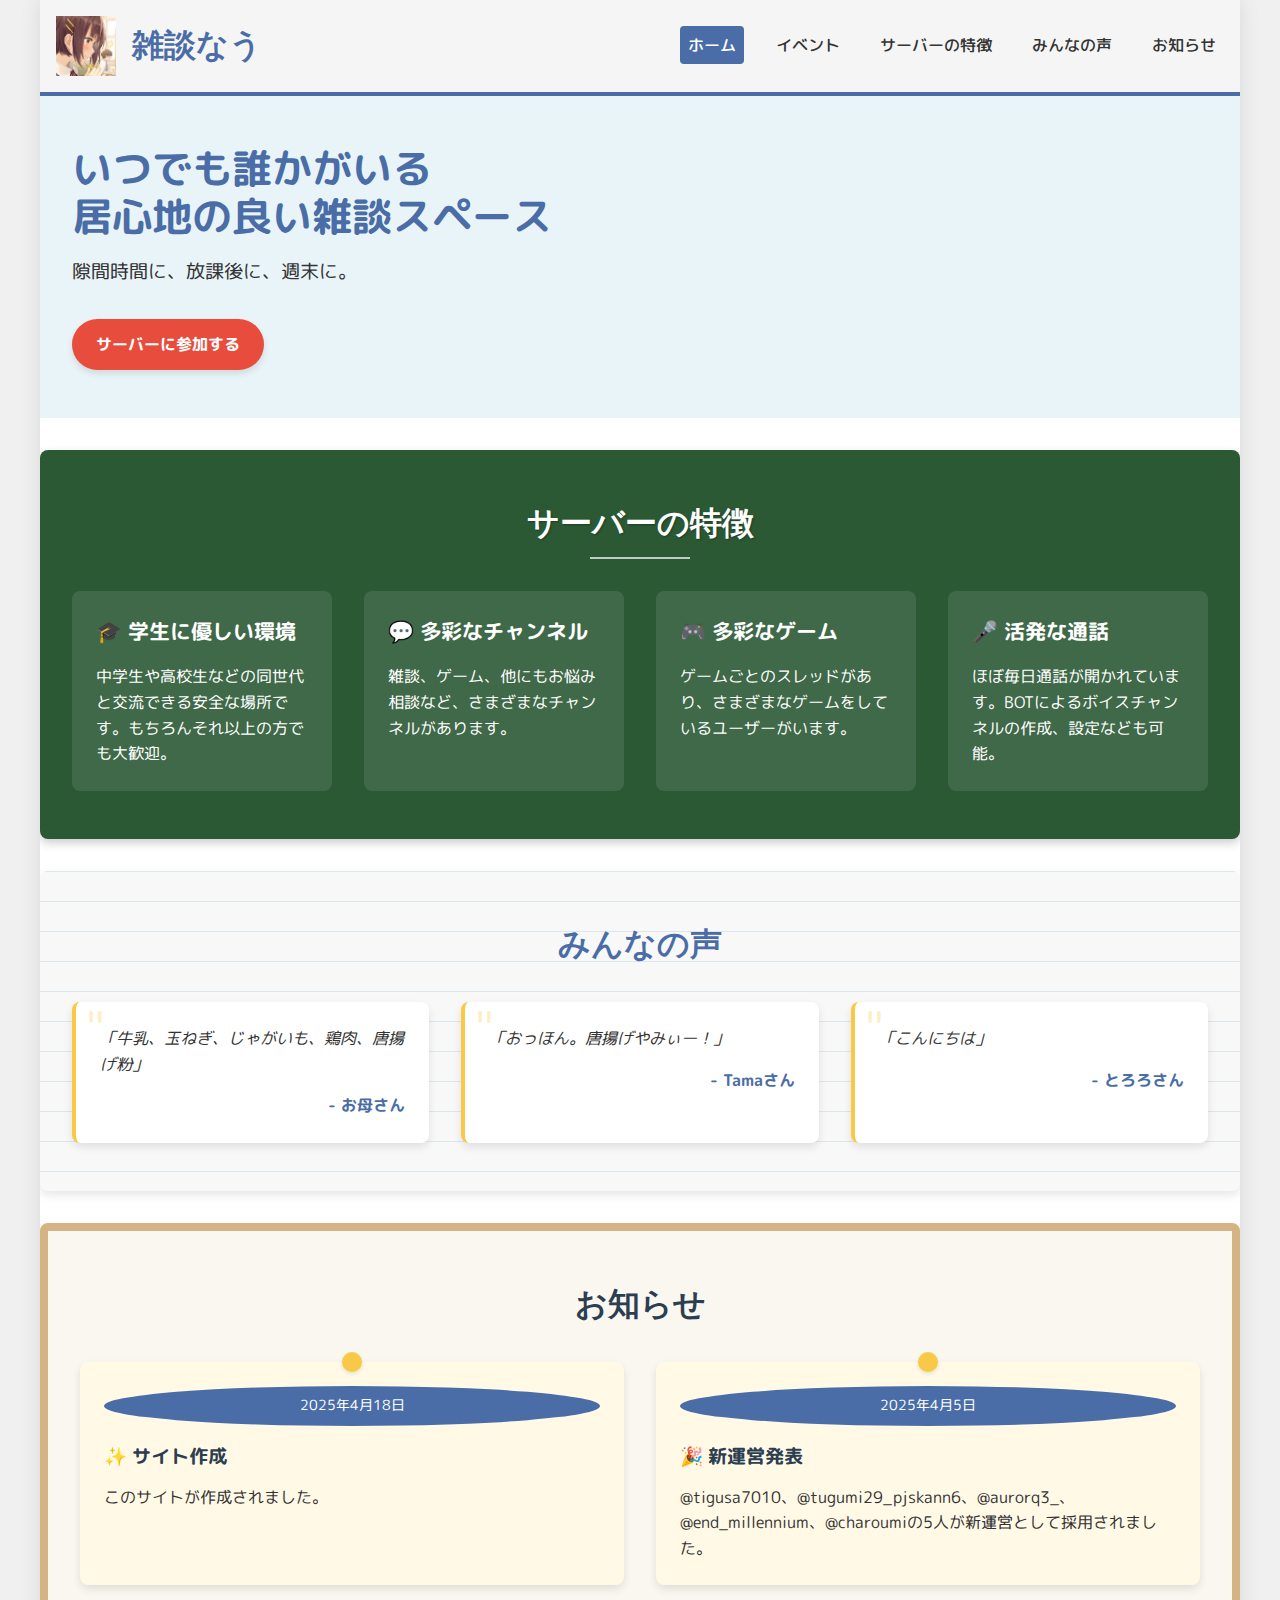
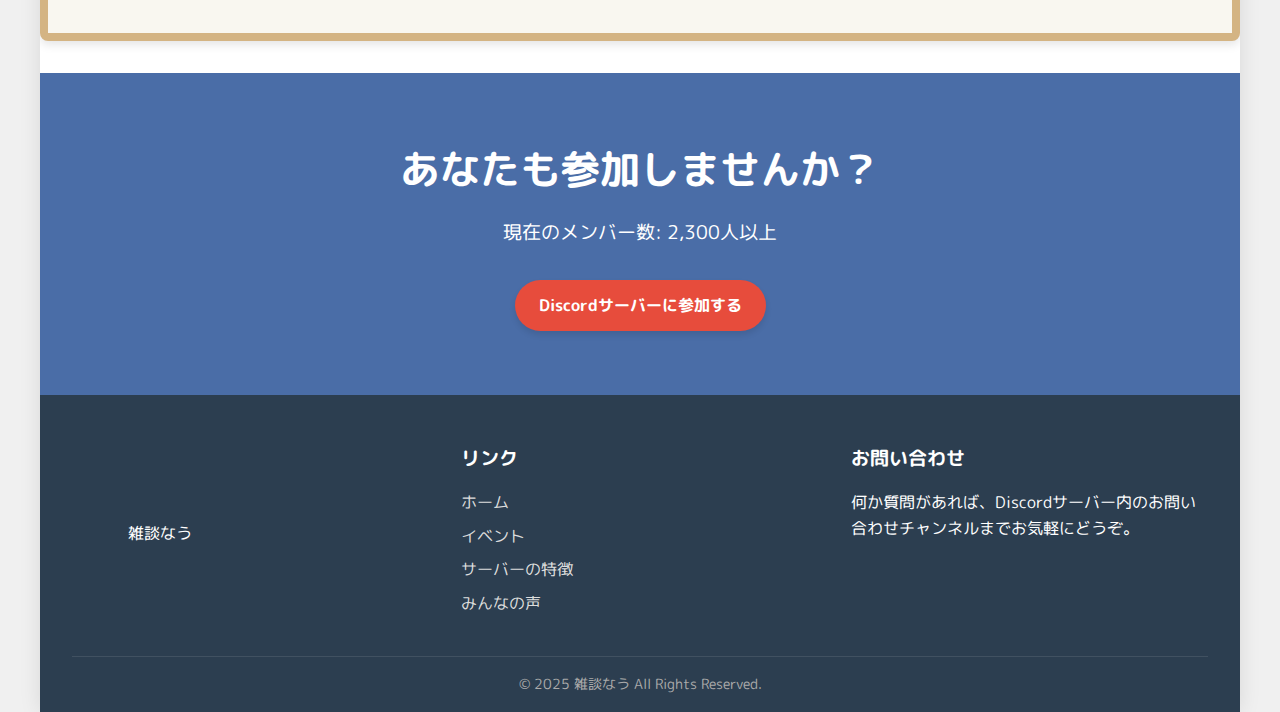
<file: index.html>
<!DOCTYPE html>
<html lang="ja">
<head>
    <meta charset="UTF-8">
    <meta name="viewport" content="width=device-width, initial-scale=1.0">
    <title>雑談なう</title>
    <link rel="preconnect" href="https://fonts.googleapis.com">
    <link rel="preconnect" href="https://fonts.gstatic.com" crossorigin>
    <link href="https://fonts.googleapis.com/css2?family=Kosugi+Maru&family=M+PLUS+Rounded+1c:wght@300;400;700&display=swap" rel="stylesheet">
    <link rel="stylesheet" href="styles.css">
</head>
<body>
    <div class="classroom">
        <header>
            <div class="logo-container">
                <img src="logo.png" alt="雑談なう" class="logo">
                <h1>雑談なう</h1>
            </div>
            <nav>
                <ul>
                    <li><a href="index.html" class="active">ホーム</a></li>
                    <li><a href="events.html">イベント</a></li>
                    <li><a href="#features">サーバーの特徴</a></li>
                    <li><a href="#testimonials">みんなの声</a></li>
                    <li><a href="#announcements">お知らせ</a></li>
                </ul>
            </nav>
        </header>

        <main>
            <section class="hero">
                <div class="hero-content">
                    <h2>いつでも誰かがいる<br>居心地の良い雑談スペース</h2>
                    <p>隙間時間に、放課後に、週末に。</p>
                    <a href="https://discord.gg/zatsudan-nownow" class="join-button">サーバーに参加する</a>
                </div>
            </section>

            <section id="features" class="blackboard-section">
                <h2 class="chalk-title">サーバーの特徴</h2>
                <div class="chalk-content">
                    <div class="feature">
                        <h3>🎓 学生に優しい環境</h3>
                        <p>中学生や高校生などの同世代と交流できる安全な場所です。もちろんそれ以上の方でも大歓迎。</p>
                    </div>
                    <div class="feature">
                        <h3>💬 多彩なチャンネル</h3>
                        <p>雑談、ゲーム、他にもお悩み相談など、さまざまなチャンネルがあります。</p>
                    </div>
                    <div class="feature">
                        <h3>🎮 多彩なゲーム</h3>
                        <p>ゲームごとのスレッドがあり、さまざまなゲームをしているユーザーがいます。</p>
                    </div>
                    <div class="feature">
                        <h3>🎤 活発な通話</h3>
                        <p>ほぼ毎日通話が開かれています。BOTによるボイスチャンネルの作成、設定なども可能。</p>
                    </div>
                </div>
            </section>

            <section id="testimonials" class="notebook-section">
                <h2>みんなの声</h2>
                <div class="testimonials-container">
                    <div class="testimonial">
                        <p>「牛乳、玉ねぎ、じゃがいも、鶏肉、唐揚げ粉」</p>
                        <span class="author">- お母さん</span>
                    </div>
                    <div class="testimonial">
                        <p>「おっほん。唐揚げやみぃー！」</p>
                        <span class="author">- Tamaさん</span>
                    </div>
                    <div class="testimonial">
                        <p>「こんにちは」</p>
                        <span class="author">- とろろさん</span>
                    </div>
                </div>
            </section>

            <section id="announcements" class="bulletin-board">
                <h2>お知らせ</h2>
                <div class="announcements-container">
                    <div class="announcement">
                        <div class="date">2025年4月18日</div>
                        <h3>✨ サイト作成</h3>
                        <p>このサイトが作成されました。</p>
                    </div>
                    <div class="announcement">
                        <div class="date">2025年4月5日</div>
                        <h3>🎉 新運営発表</h3>
                        <p>@tigusa7010、@tugumi29_pjskann6、@aurorq3_、@end_millennium、@charoumiの5人が新運営として採用されました。</p>
                    </div>
                </div>
            </section>

            <section class="join-section">
                <div class="join-container">
                    <h2>あなたも参加しませんか？</h2>
                    <p>現在のメンバー数: 2,300人以上</p>
                    <a href="https://discord.gg/zatsudan" class="join-button">Discordサーバーに参加する</a>
                </div>
            </section>
        </main>

        <footer>
            <div class="footer-content">
                <div class="footer-logo">
                    <img src="logo.png" alt="雑談なうロゴ" class="logo-small">
                    <p>雑談なう</p>
                </div>
                <div class="footer-links">
                    <h3>リンク</h3>
                    <ul>
                        <li><a href="index.html">ホーム</a></li>
                        <li><a href="events.html">イベント</a></li>
                        <li><a href="#features">サーバーの特徴</a></li>
                        <li><a href="#testimonials">みんなの声</a></li>
                    </ul>
                </div>
                <div class="footer-contact">
                    <h3>お問い合わせ</h3>
                    <p>何か質問があれば、Discordサーバー内のお問い合わせチャンネルまでお気軽にどうぞ。</p>
                </div>
            </div>
            <div class="copyright">
                <p>&copy; 2025 雑談なう All Rights Reserved.</p>
            </div>
        </footer>
    </div>

    <script src="script.js"></script>
</body>
</html>
</file>
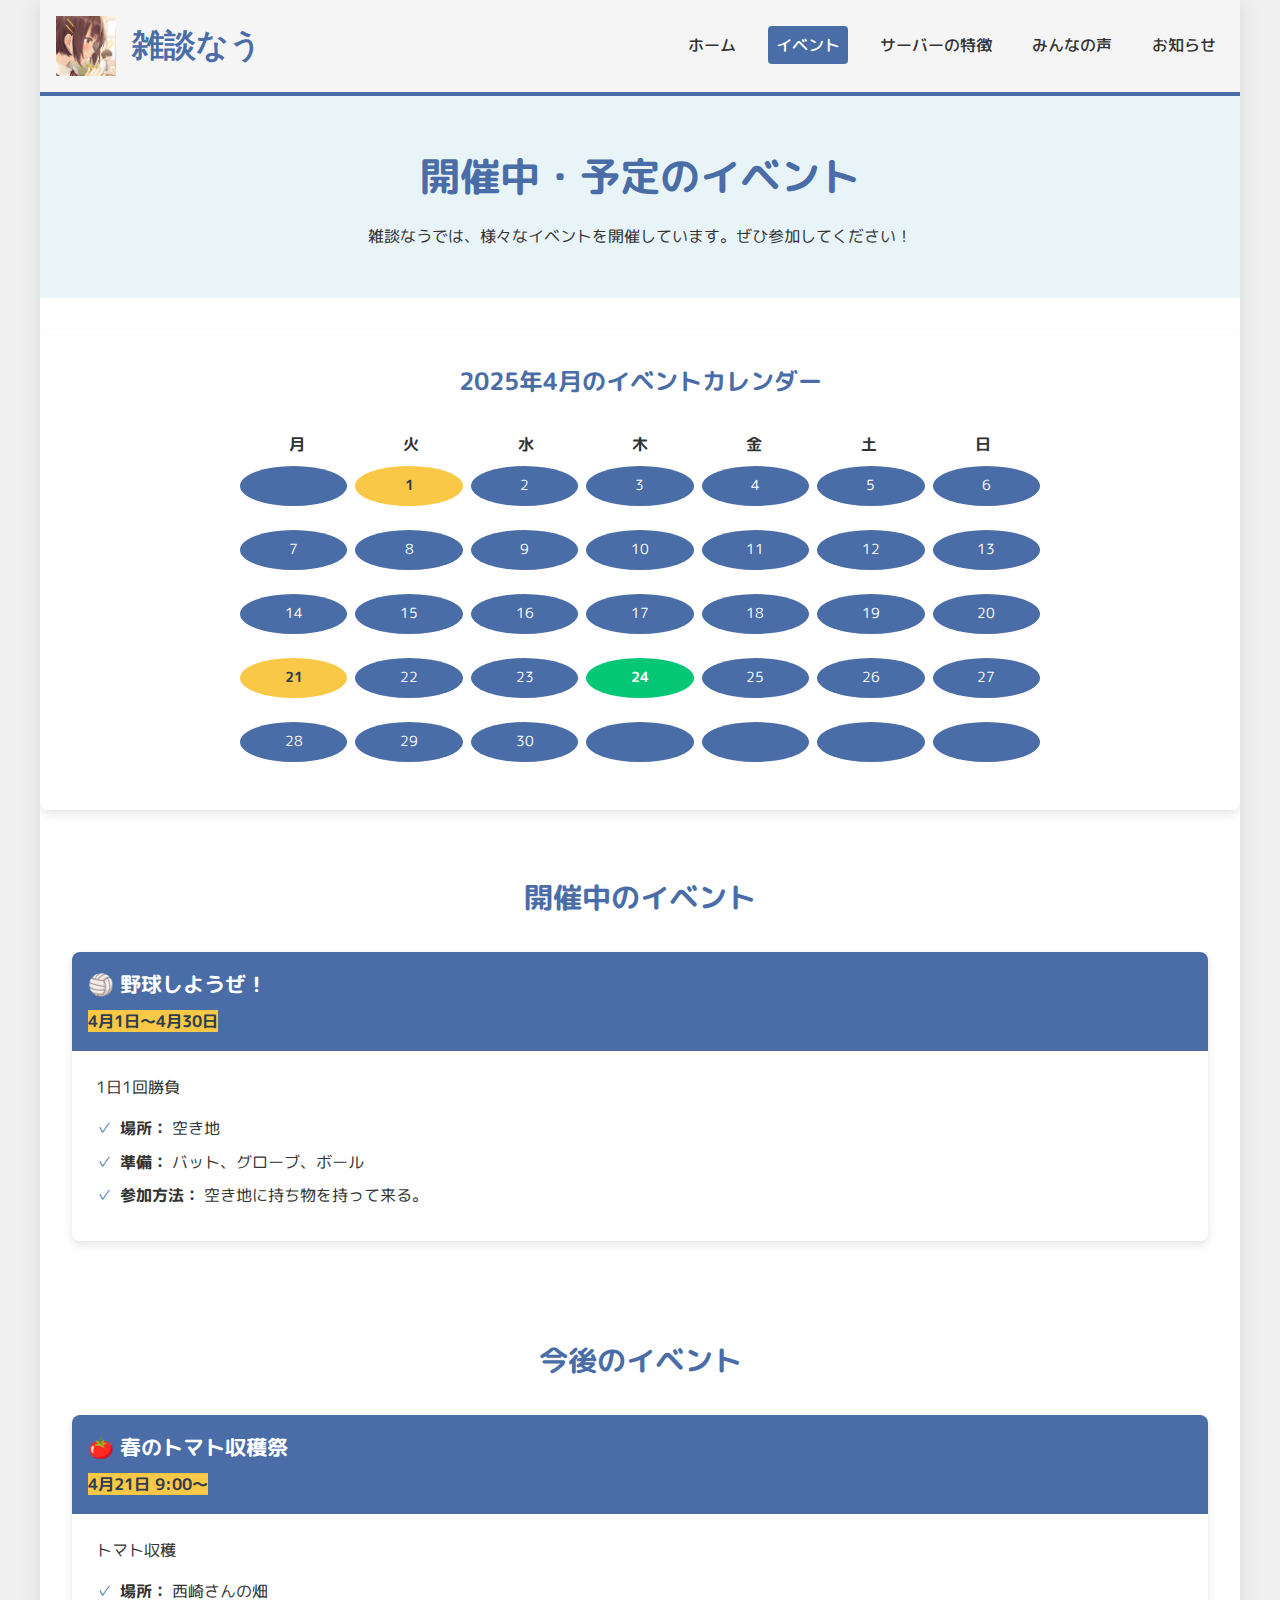
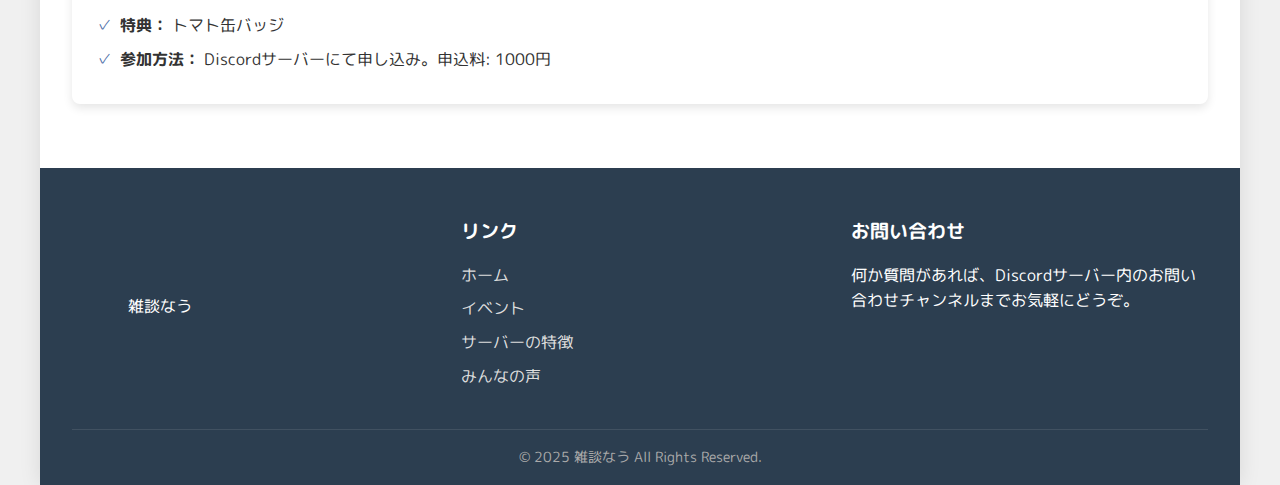
<file: events.html>
<!DOCTYPE html>
<html lang="ja">
<head>
    <meta charset="UTF-8">
    <meta name="viewport" content="width=device-width, initial-scale=1.0">
    <title>雑談なう - イベント情報</title>
    <link rel="preconnect" href="https://fonts.googleapis.com">
    <link rel="preconnect" href="https://fonts.gstatic.com" crossorigin>
    <link href="https://fonts.googleapis.com/css2?family=Kosugi+Maru&family=M+PLUS+Rounded+1c:wght@300;400;700&display=swap" rel="stylesheet">
    <link rel="stylesheet" href="styles.css">
</head>
<body>
    <div class="classroom">
        <header>
            <div class="logo-container">
                <img src="logo.png" alt="雑談なう" class="logo">
                <h1>雑談なう</h1>
            </div>
            <nav>
                <ul>
                    <li><a href="index.html">ホーム</a></li>
                    <li><a href="events.html" class="active">イベント</a></li>
                    <li><a href="index.html#features">サーバーの特徴</a></li>
                    <li><a href="index.html#testimonials">みんなの声</a></li>
                    <li><a href="index.html#announcements">お知らせ</a></li>
                </ul>
            </nav>
        </header>

        <main>
            <section class="page-title">
                <h2>開催中・予定のイベント</h2>
                <p>雑談なうでは、様々なイベントを開催しています。ぜひ参加してください！</p>
            </section>

            <section class="events-calendar">
                <div class="calendar-header">
                    <h3>2025年4月のイベントカレンダー</h3>
                </div>
                <div class="calendar-grid">
                    <div class="calendar-days">
                        <div>月</div>
                        <div>火</div>
                        <div>水</div>
                        <div>木</div>
                        <div>金</div>
                        <div>土</div>
                        <div>日</div>
                    </div>
                    <div class="calendar-dates">
                        <div class="date"></div>
                        <div class="date event-date" data-event="野球しようぜ！">1</div>
                        <div class="date">2</div>
                        <div class="date">3</div>
                        <div class="date">4</div>
                        <div class="date">5</div>
                        <div class="date">6</div>
                        <div class="date">7</div>
                        <div class="date">8</div>
                        <div class="date">9</div>
                        <div class="date">10</div>
                        <div class="date">11</div>
                        <div class="date">12</div>
                        <div class="date">13</div>
                        <div class="date">14</div>
                        <div class="date">15</div>
                        <div class="date">16</div>
                        <div class="date">17</div>
                        <div class="date">18</div>
                        <div class="date">19</div>
                        <div class="date">20</div>
                        <div class="date event-date" data-event="春のトマト収穫祭">21</div>
                        <div class="date">22</div>
                        <div class="date">23</div>
                        <div class="date">24</div>
                        <div class="date">25</div>
                        <div class="date">26</div>
                        <div class="date">27</div>
                        <div class="date">28</div>
                        <div class="date">29</div>
                        <div class="date">30</div>
                        <div class="date"></div>
                        <div class="date"></div>
                        <div class="date"></div>
                        <div class="date"></div>
                    </div>
                </div>
            </section>

            <section class="current-events">
                <h3>開催中のイベント</h3>
                <div class="events-container">
                    <div class="event-card">
                        <div class="event-header">
                            <h4>🏐 野球しようぜ！</h4>
                            <span class="event-date">4月1日〜4月30日</span>
                        </div>
                        <div class="event-content">
                            <p>1日1回勝負</p>
                            <ul class="event-details">
                                <li><strong>場所：</strong> 空き地</li>
                                <li><strong>準備：</strong> バット、グローブ、ボール</li>
                                <li><strong>参加方法：</strong> 空き地に持ち物を持って来る。</li>
                            </ul>
                        </div>
                    </div>
                </div>
            </section>

            <section class="upcoming-events">
                <h3>今後のイベント</h3>
                <div class="events-container">
                    <div class="event-card">
                        <div class="event-header">
                            <h4>🍅 春のトマト収穫祭</h4>
                            <span class="event-date">4月21日 9:00〜</span>
                        </div>
                        <div class="event-content">
                            <p>トマト収穫</p>
                            <ul class="event-details">
                                <li><strong>場所：</strong> 西崎さんの畑</li>
                                <li><strong>特典：</strong> トマト缶バッジ</li>
                                <li><strong>参加方法：</strong> Discordサーバーにて申し込み。申込料: 1000円</li>
                            </ul>
                        </div>
                    </div>
                </div>
            </section>
        </main>

        <footer>
            <div class="footer-content">
                <div class="footer-logo">
                    <img src="logo.png" alt="雑談なうロゴ" class="logo-small">
                    <p>雑談なう</p>
                </div>
                <div class="footer-links">
                    <h3>リンク</h3>
                    <ul>
                        <li><a href="index.html">ホーム</a></li>
                        <li><a href="events.html">イベント</a></li>
                        <li><a href="index.html#features">サーバーの特徴</a></li>
                        <li><a href="index.html#testimonials">みんなの声</a></li>
                    </ul>
                </div>
                <div class="footer-contact">
                    <h3>お問い合わせ</h3>
                    <p>何か質問があれば、Discordサーバー内のお問い合わせチャンネルまでお気軽にどうぞ。</p>
                </div>
            </div>
            <div class="copyright">
                <p>&copy; 2025 雑談なう All Rights Reserved.</p>
            </div>
        </footer>
    </div>

    <script src="script.js"></script>
</body>
</html>
</file>
<file: styles.css>
:root {
    --primary-color: #4a6da7;
    --secondary-color: #f9c846;
    --accent-color: #e74c3c;
    --text-color: #333;
    --light-color: #f5f5f5;
    --dark-color: #2c3e50;
    --blackboard-color: #2a5934;
    --chalk-color: #ffffff;
    --notebook-color: #f8f8f8;
    --notebook-line: #c1d6e3;
}

* {
    margin: 0;
    padding: 0;
    box-sizing: border-box;
}

body {
    font-family: 'M PLUS Rounded 1c', sans-serif;
    color: var(--text-color);
    background-color: #f0f0f0;
    line-height: 1.6;
}

.classroom {
    max-width: 1200px;
    margin: 0 auto;
    background-color: white;
    box-shadow: 0 0 20px rgba(0, 0, 0, 0.1);
    position: relative;
    overflow: hidden;
}

header {
    background-color: var(--light-color);
    padding: 1rem;
    display: flex;
    justify-content: space-between;
    align-items: center;
    border-bottom: 4px solid var(--primary-color);
}

.logo-container {
    display: flex;
    align-items: center;
}

.logo {
    width: 60px;
    height: 60px;
    margin-right: 1rem;
}

h1 {
    font-family: 'Kosugi Maru', sans-serif;
    color: var(--primary-color);
    font-size: 2rem;
}

nav ul {
    display: flex;
    list-style: none;
}

nav ul li {
    margin-left: 1.5rem;
}

nav ul li a {
    text-decoration: none;
    color: var(--text-color);
    font-weight: 500;
    padding: 0.5rem;
    border-radius: 4px;
    transition: all 0.3s ease;
}

nav ul li a:hover {
    background-color: var(--primary-color);
    color: white;
}

nav ul li a.active {
    background-color: var(--primary-color);
    color: white;
}

.hero {
    display: flex;
    padding: 3rem 2rem;
    background-color: #e8f4f8;
    position: relative;
    overflow: hidden;
}

.hero::before {
    content: '';
    position: absolute;
    top: 0;
    left: 0;
    width: 100%;
    height: 100%;
    background-image: url('data:image/svg+xml;utf8,<svg xmlns="http://www.w3.org/2000/svg" width="100" height="100" viewBox="0 0 100 100"><rect width="100" height="100" fill="none"/><path d="M0,0 L100,100 M100,0 L0,100" stroke="rgba(0,0,0,0.03)" stroke-width="1"/></svg>');
    background-size: 20px 20px;
    opacity: 0.5;
}

.hero-content {
    flex: 1;
    z-index: 1;
}

.hero-content h2 {
    font-size: 2.5rem;
    margin-bottom: 1rem;
    color: var(--primary-color);
    line-height: 1.2;
}

.hero-content p {
    font-size: 1.2rem;
    margin-bottom: 2rem;
}

.join-button {
    display: inline-block;
    background-color: var(--accent-color);
    color: white;
    padding: 0.8rem 1.5rem;
    border-radius: 30px;
    text-decoration: none;
    font-weight: bold;
    transition: all 0.3s ease;
    box-shadow: 0 4px 6px rgba(0, 0, 0, 0.1);
}

.join-button:hover {
    background-color: #c0392b;
    transform: translateY(-2px);
    box-shadow: 0 6px 8px rgba(0, 0, 0, 0.15);
}

.blackboard-section {
    background-color: var(--blackboard-color);
    color: var(--chalk-color);
    padding: 3rem 2rem;
    margin: 2rem 0;
    border-radius: 8px;
    box-shadow: 0 4px 10px rgba(0, 0, 0, 0.2);
    position: relative;
}

.blackboard-section::before {
    content: '';
    position: absolute;
    top: 0;
    left: 0;
    width: 100%;
    height: 100%;
    background-image: url('data:image/svg+xml;utf8,<svg xmlns="http://www.w3.org/2000/svg" width="100" height="100" viewBox="0 0 100 100"><rect width="100" height="100" fill="none"/><path d="M0,0 L100,100 M100,0 L0,100" stroke="rgba(255,255,255,0.05)" stroke-width="1"/></svg>');
    background-size: 20px 20px;
    opacity: 0.5;
    border-radius: 8px;
}

.chalk-title {
    font-family: 'Kosugi Maru', sans-serif;
    font-size: 2rem;
    margin-bottom: 2rem;
    text-align: center;
    text-shadow: 1px 1px 2px rgba(0, 0, 0, 0.3);
    position: relative;
}

.chalk-title::after {
    content: '';
    display: block;
    width: 100px;
    height: 2px;
    background-color: var(--chalk-color);
    margin: 0.5rem auto;
    opacity: 0.7;
}

.chalk-content {
    display: grid;
    grid-template-columns: repeat(auto-fit, minmax(250px, 1fr));
    gap: 2rem;
    position: relative;
    z-index: 1;
}

.feature {
    background-color: rgba(255, 255, 255, 0.1);
    padding: 1.5rem;
    border-radius: 8px;
    transition: all 0.3s ease;
}

.feature:hover {
    transform: translateY(-5px);
    box-shadow: 0 5px 15px rgba(0, 0, 0, 0.2);
}

.feature h3 {
    font-size: 1.3rem;
    margin-bottom: 1rem;
}

/* ノートブックセクション */
.notebook-section {
    padding: 3rem 2rem;
    margin: 2rem 0;
    background-color: var(--notebook-color);
    border-radius: 8px;
    box-shadow: 0 4px 10px rgba(0, 0, 0, 0.1);
    position: relative;
}

.notebook-section::before {
    content: '';
    position: absolute;
    top: 0;
    left: 0;
    width: 100%;
    height: 100%;
    background-image: linear-gradient(var(--notebook-line) 1px, transparent 1px);
    background-size: 100% 30px;
    opacity: 0.5;
    border-radius: 8px;
}

.notebook-section h2 {
    font-family: 'Kosugi Maru', sans-serif;
    font-size: 2rem;
    margin-bottom: 2rem;
    text-align: center;
    color: var(--primary-color);
    position: relative;
    z-index: 1;
}

.testimonials-container {
    display: grid;
    grid-template-columns: repeat(auto-fit, minmax(300px, 1fr));
    gap: 2rem;
    position: relative;
    z-index: 1;
}

.testimonial {
    background-color: white;
    padding: 1.5rem;
    border-radius: 8px;
    box-shadow: 0 4px 8px rgba(0, 0, 0, 0.1);
    border-left: 4px solid var(--secondary-color);
    position: relative;
}

.testimonial::before {
    content: '"';
    position: absolute;
    top: -10px;
    left: 10px;
    font-size: 3rem;
    color: var(--secondary-color);
    opacity: 0.3;
}

.testimonial p {
    margin-bottom: 1rem;
    font-style: italic;
}

.author {
    display: block;
    text-align: right;
    font-weight: bold;
    color: var(--primary-color);
}

.bulletin-board {
    padding: 3rem 2rem;
    margin: 2rem 0;
    background-color: #f9f7f0;
    border-radius: 8px;
    box-shadow: 0 4px 10px rgba(0, 0, 0, 0.1);
    border: 8px solid #d4b483;
    position: relative;
}

.bulletin-board h2 {
    font-family: 'Kosugi Maru', sans-serif;
    font-size: 2rem;
    margin-bottom: 2rem;
    text-align: center;
    color: var(--dark-color);
}

.announcements-container {
    display: grid;
    grid-template-columns: repeat(auto-fit, minmax(300px, 1fr));
    gap: 2rem;
}

.announcement {
    background-color: #fff9e6;
    padding: 1.5rem;
    border-radius: 8px;
    box-shadow: 0 4px 8px rgba(0, 0, 0, 0.1);
    position: relative;
}

.announcement::before {
    content: '';
    position: absolute;
    top: -10px;
    left: 50%;
    transform: translateX(-50%);
    width: 20px;
    height: 20px;
    background-color: var(--secondary-color);
    border-radius: 50%;
    box-shadow: 0 2px 4px rgba(0, 0, 0, 0.1);
}

.date {
    display: inline-block;
    background-color: var(--primary-color);
    color: white;
    padding: 0.3rem 0.8rem;
    border-radius: 20px;
    font-size: 0.9rem;
    margin-bottom: 1rem;
}

.announcement h3 {
    margin-bottom: 0.8rem;
    color: var(--dark-color);
}

.join-section {
    padding: 4rem 2rem;
    background-color: var(--primary-color);
    color: white;
    text-align: center;
}

.join-container {
    max-width: 600px;
    margin: 0 auto;
}

.join-container h2 {
    font-size: 2.5rem;
    margin-bottom: 1rem;
}

.join-container p {
    margin-bottom: 2rem;
    font-size: 1.2rem;
}

footer {
    background-color: var(--dark-color);
    color: white;
    padding: 3rem 2rem 1rem;
}

.footer-content {
    display: grid;
    grid-template-columns: repeat(auto-fit, minmax(250px, 1fr));
    gap: 2rem;
    margin-bottom: 2rem;
}

.footer-logo {
    display: flex;
    align-items: center;
}

.logo-small {
    width: 40px;
    height: 40px;
    margin-right: 1rem;
}

.footer-links h3, .footer-contact h3 {
    margin-bottom: 1rem;
    font-size: 1.2rem;
}

.footer-links ul {
    list-style: none;
}

.footer-links ul li {
    margin-bottom: 0.5rem;
}

.footer-links ul li a {
    color: #ddd;
    text-decoration: none;
    transition: color 0.3s ease;
}

.footer-links ul li a:hover {
    color: white;
    text-decoration: underline;
}

.copyright {
    text-align: center;
    padding-top: 1rem;
    border-top: 1px solid rgba(255, 255, 255, 0.1);
    font-size: 0.9rem;
    color: #aaa;
}

.page-title {
    padding: 3rem 2rem;
    background-color: #e8f4f8;
    text-align: center;
}

.page-title h2 {
    font-size: 2.5rem;
    color: var(--primary-color);
    margin-bottom: 1rem;
}

.events-calendar {
    padding: 2rem;
    margin: 2rem 0;
    background-color: white;
    border-radius: 8px;
    box-shadow: 0 4px 10px rgba(0, 0, 0, 0.1);
}

.calendar-header {
    text-align: center;
    margin-bottom: 2rem;
}

.calendar-header h3 {
    font-size: 1.5rem;
    color: var(--primary-color);
}

.calendar-grid {
    max-width: 800px;
    margin: 0 auto;
    overflow-x: auto;
}

.calendar-days {
    display: grid;
    grid-template-columns: repeat(7, 1fr);
    text-align: center;
    font-weight: bold;
    margin-bottom: 0.5rem;
}

.calendar-dates {
    display: grid;
    grid-template-columns: repeat(7, 1fr);
    gap: 0.5rem;
}

.date {
    height: 40px;
    display: flex;
    justify-content: center;
    align-items: center;
    border-radius: 50%;
    transition: all 0.3s ease;
}

.event-date {
    background-color: var(--secondary-color);
    color: var(--dark-color);
    font-weight: bold;
    cursor: pointer;
}

.event-date:hover {
    transform: scale(1.1);
    box-shadow: 0 2px 5px rgba(0, 0, 0, 0.2);
}

.current-events, .upcoming-events {
    padding: 2rem;
    margin: 2rem 0;
}

.current-events h3, .upcoming-events h3 {
    font-size: 1.8rem;
    color: var(--primary-color);
    margin-bottom: 2rem;
    text-align: center;
}

.events-container {
    display: grid;
    grid-template-columns: repeat(auto-fit, minmax(300px, 1fr));
    gap: 2rem;
}

.event-card {
    background-color: white;
    border-radius: 8px;
    box-shadow: 0 4px 10px rgba(0, 0, 0, 0.1);
    overflow: hidden;
    transition: all 0.3s ease;
}

.event-card:hover {
    transform: translateY(-5px);
    box-shadow: 0 8px 15px rgba(0, 0, 0, 0.15);
}

.event-header {
    background-color: var(--primary-color);
    color: white;
    padding: 1rem;
}

.event-header h4 {
    font-size: 1.3rem;
    margin-bottom: 0.5rem;
}

.event-content {
    padding: 1.5rem;
}

.event-content p {
    margin-bottom: 1rem;
}

.event-details {
    list-style: none;
}

.event-details li {
    margin-bottom: 0.5rem;
    padding-left: 1.5rem;
    position: relative;
}

.event-details li::before {
    content: '✓';
    position: absolute;
    left: 0;
    color: var(--primary-color);
}

.event-suggestion {
    padding: 3rem 2rem;
    text-align: center;
    background-color: #f5f5f5;
    margin: 2rem 0;
    border-radius: 8px;
}

.event-suggestion h3 {
    font-size: 1.8rem;
    color: var(--primary-color);
    margin-bottom: 1rem;
}

.suggestion-button {
    display: inline-block;
    background-color: var(--secondary-color);
    color: var(--dark-color);
    padding: 0.8rem 1.5rem;
    border-radius: 30px;
    text-decoration: none;
    font-weight: bold;
    transition: all 0.3s ease;
    margin-top: 1rem;
    box-shadow: 0 4px 6px rgba(0, 0, 0, 0.1);
}

.suggestion-button:hover {
    background-color: #e6b93b;
    transform: translateY(-2px);
    box-shadow: 0 6px 8px rgba(0, 0, 0, 0.15);
}

@media (max-width: 768px) {
    header {
        flex-direction: column;
        padding: 1rem 0;
    }
    
    .logo-container {
        margin-bottom: 1rem;
    }
    
    nav ul {
        flex-wrap: wrap;
        justify-content: center;
    }
    
    nav ul li {
        margin: 0.5rem;
    }
    
    .hero {
        flex-direction: column;
        padding: 2rem 1rem;
    }
    
    .hero-content {
        margin-bottom: 2rem;
    }
    
    .chalk-content, .testimonials-container, .announcements-container, .events-container {
        grid-template-columns: 1fr;
    }
    
    .footer-content {
        grid-template-columns: 1fr;
    }

    .calendar-grid {
        width: 100%;
        overflow-x: auto;
        -webkit-overflow-scrolling: touch;
    }
    
    .calendar-days, .calendar-dates {
        min-width: 500px;
    }
    
    .date {
        min-width: 40px;
        height: 40px;
    }
    
    .events-calendar {
        position: relative;
    }
    
    .events-calendar::after {
        content: '← スクロールできます →';
        display: block;
        text-align: center;
        padding: 0.5rem;
        color: var(--primary-color);
        font-size: 0.9rem;
        margin-top: 1rem;
    }
}

@media (max-width: 480px) {
    .page-title h2 {
        font-size: 2rem;
    }
    
    .events-calendar {
        padding: 1rem;
    }
    
    .calendar-header h3 {
        font-size: 1.2rem;
    }
    
    .event-header h4 {
        font-size: 1.1rem;
    }
    
    .event-content {
        padding: 1rem;
    }
}
</file>
